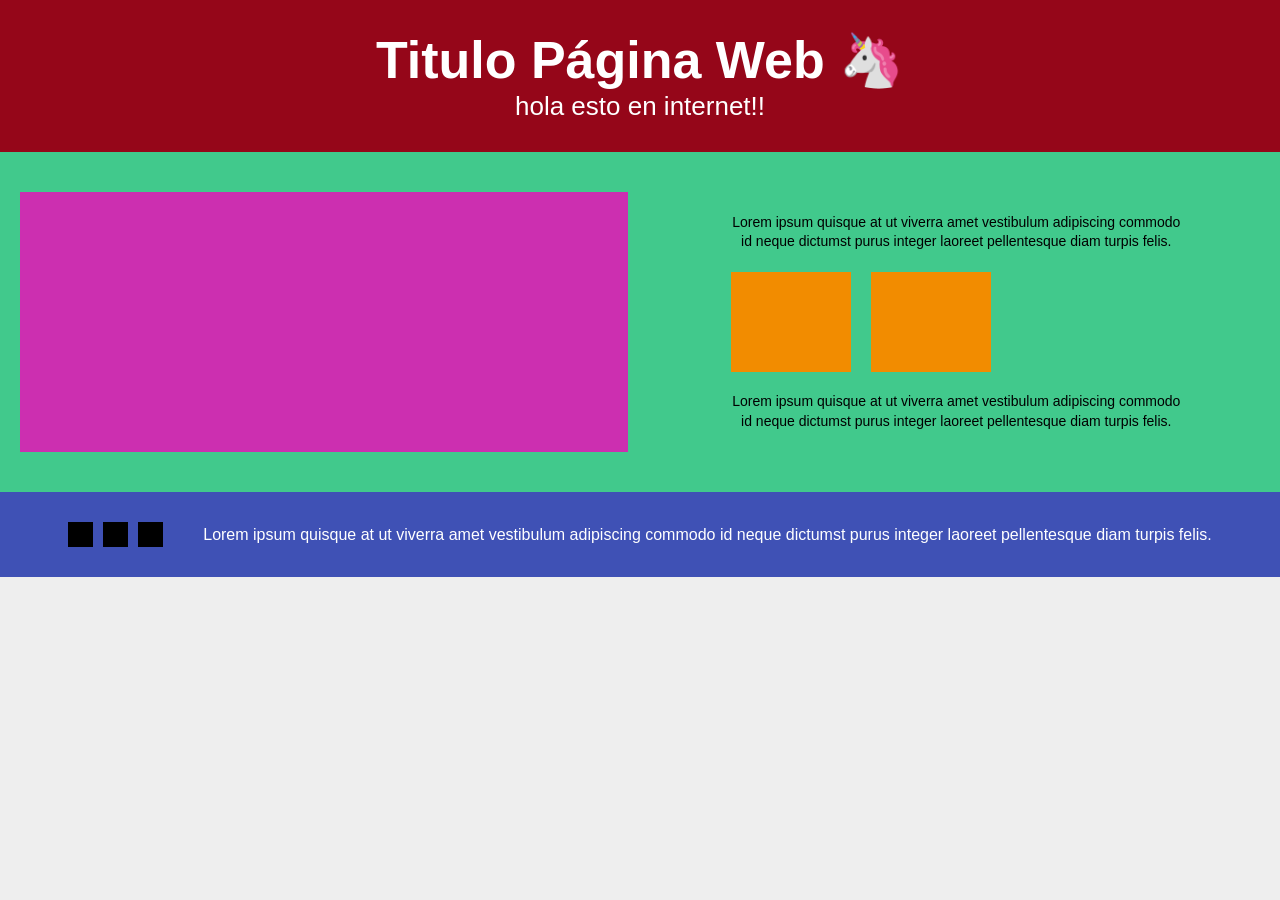
<file: index.html>
<!DOCTYPE html>
<html lang="es">
<head>
<meta charset="UTF-8">
<meta name="viewport" content="width=device-width, initial-scale=1.0">

<title>Landing Responsive</title>

<style>

*{
margin:0;
padding:0;
box-sizing:border-box;
font-family:Arial, Helvetica, sans-serif;
}

body{
background:#eee;
}

/* HEADER */

header{
background:#950619;
color:white;
text-align:center;
padding:30px;
font-size:26px;
}

/* MAIN */

.main{
background:#41c98c;
padding:40px 20px;
display:grid;
gap:25px;
}

.img{
background:#cc2fb0;
height:180px;
}

.text{
font-size:14px;
line-height:1.4;
}

.cards{
display:flex;
flex-direction:column;
gap:20px;
}

.card{
background:#f28c00;
height:80px;
}

/* FOOTER */

footer{
background:#3f51b5;
color:white;
padding:30px 20px;
text-align:center;
}

.icons{
display:flex;
justify-content:center;
gap:10px;
margin-bottom:15px;
}

.icon{
background:black;
width:25px;
height:25px;
}

/* TABLET */

@media (min-width:768px){

.main{
justify-items:center;
}

.img{
width:350px;
height:250px;
}

.cards{
flex-direction:row;
}

.card{
width:120px;
height:100px;
}

.text{
max-width:450px;
text-align:center;
}

}

/* DESKTOP */

@media (min-width:1100px){

.main{
grid-template-columns: 1fr 1fr;
align-items:center;
}

.img{
width:100%;
height:260px;
}

.right{
display:flex;
flex-direction:column;
gap:20px;
}

.cards{
justify-content:flex-start;
}

footer{
display:flex;
align-items:center;
justify-content:center;
gap:40px;
text-align:left;
}

.icons{
margin:0;
}

}

</style>
</head>

<body>

<header>
<h1>Titulo Página Web 🦄</h1>
<p>hola esto en internet!!</p>
</header>

<section class="main">

<div class="img"></div>

<div class="right">

<div class="text">
Lorem ipsum quisque at ut viverra amet vestibulum adipiscing commodo id neque dictumst purus integer laoreet pellentesque diam turpis felis.
</div>

<div class="cards">
<div class="card"></div>
<div class="card"></div>
</div>

<div class="text">
Lorem ipsum quisque at ut viverra amet vestibulum adipiscing commodo id neque dictumst purus integer laoreet pellentesque diam turpis felis.
</div>

</div>

</section>

<footer>

<div class="icons">
<div class="icon"></div>
<div class="icon"></div>
<div class="icon"></div>
</div>

<div>
Lorem ipsum quisque at ut viverra amet vestibulum adipiscing commodo id neque dictumst purus integer laoreet pellentesque diam turpis felis.
</div>

</footer>

</body>
</html>
</file>
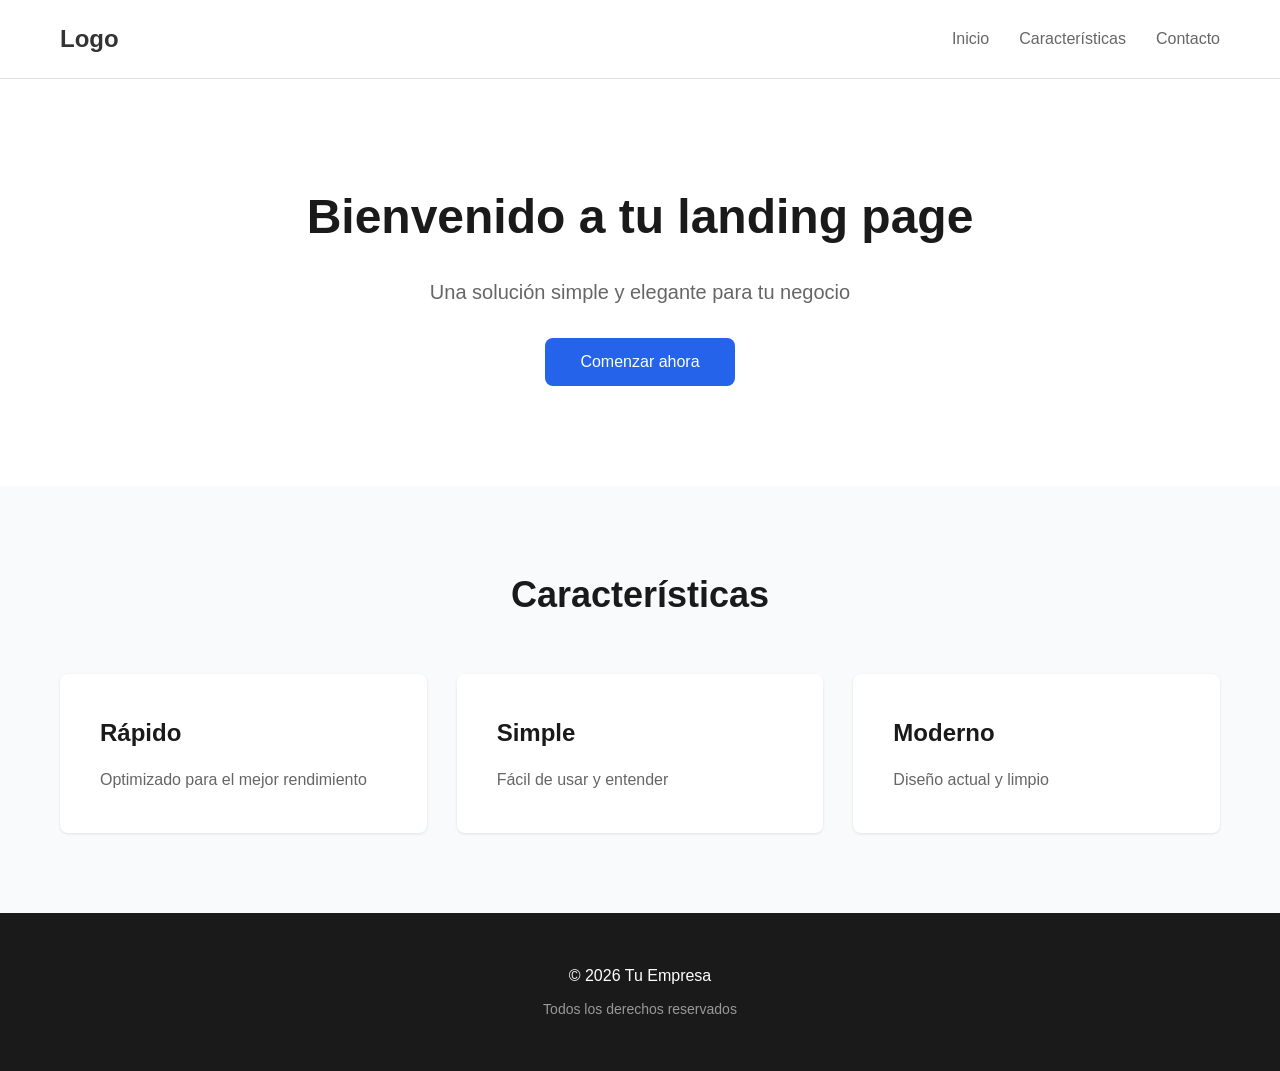
<file: index-con-estilo.html>
<!DOCTYPE html>
<html lang="es">
<head>
  <meta charset="UTF-8">
  <meta name="viewport" content="width=device-width, initial-scale=1.0">
  <title>Landing Page</title>
  <link rel="stylesheet" href="styles.css">
</head>
<body>
  <header class="header">
    <div class="container">
      <div class="logo">Logo</div>
      <nav class="nav">
        <a href="#inicio" class="nav-link">Inicio</a>
        <a href="#features" class="nav-link">Características</a>
        <a href="#contacto" class="nav-link">Contacto</a>
      </nav>
    </div>
  </header>

  <section id="inicio" class="hero">
    <div class="container">
      <h1 class="hero-title">Bienvenido a tu landing page</h1>
      <p class="hero-text">Una solución simple y elegante para tu negocio</p>
      <button class="btn">Comenzar ahora</button>
    </div>
  </section>

  <section id="features" class="features">
    <div class="container">
      <h2 class="section-title">Características</h2>
      <div class="features-grid">
        <div class="feature-card">
          <h3 class="feature-title">Rápido</h3>
          <p class="feature-text">Optimizado para el mejor rendimiento</p>
        </div>
        <div class="feature-card">
          <h3 class="feature-title">Simple</h3>
          <p class="feature-text">Fácil de usar y entender</p>
        </div>
        <div class="feature-card">
          <h3 class="feature-title">Moderno</h3>
          <p class="feature-text">Diseño actual y limpio</p>
        </div>
      </div>
    </div>
  </section>

  <footer id="contacto" class="footer">
    <div class="container">
      <p class="footer-text">© 2026 Tu Empresa</p>
      <p class="footer-subtext">Todos los derechos reservados</p>
    </div>
  </footer>
</body>
</html>
</file>
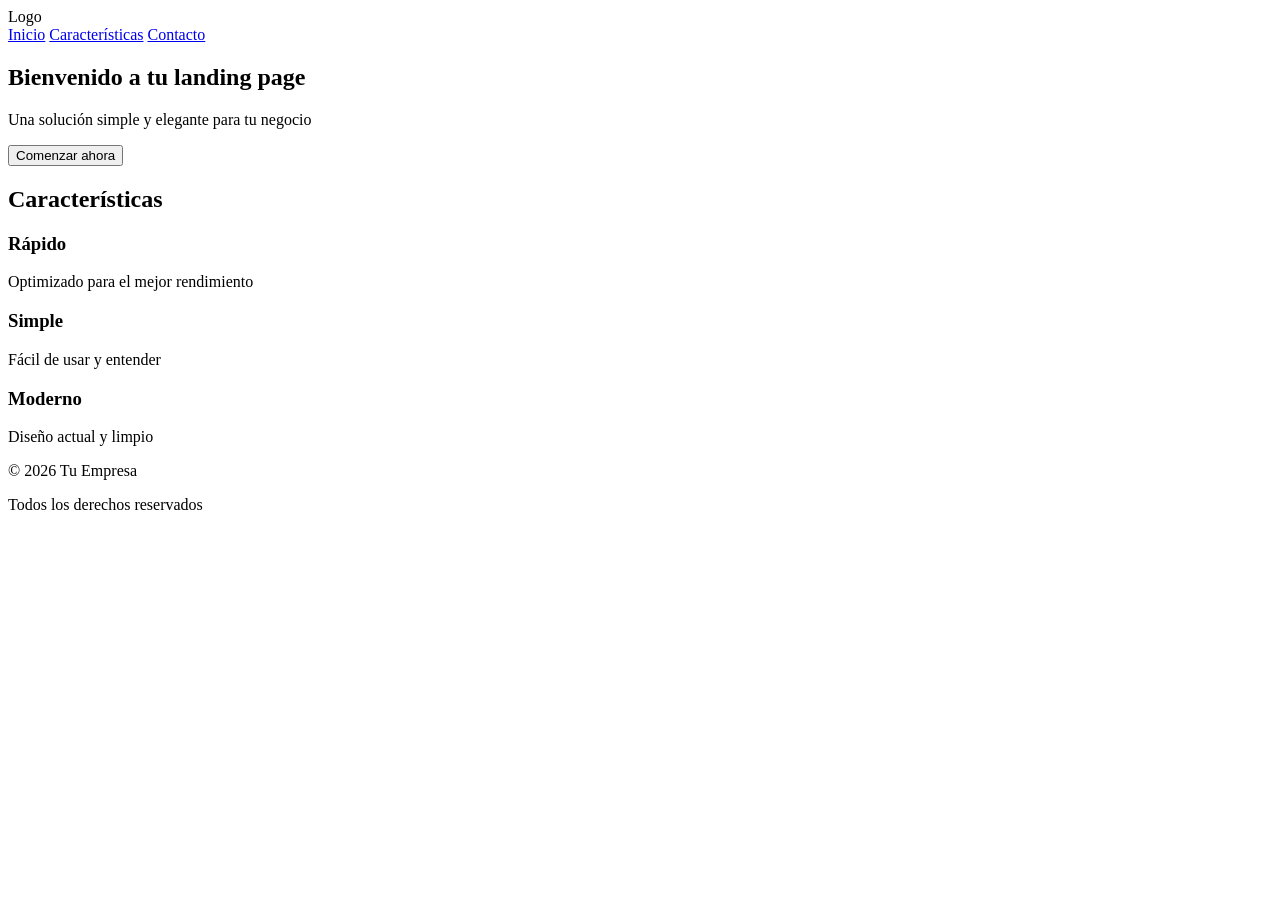
<file: index-estructura.html>
<!DOCTYPE html>
<html lang="es">
<head>
  <meta charset="UTF-8">
  <meta name="viewport" content="width=device-width, initial-scale=1.0">
  <title>Landing Page</title>
</head>
<body>
  <div>
    <header>
      <div>Logo</div>
      <nav>
        <a href="#inicio">Inicio</a>
        <a href="#features">Características</a>
        <a href="#contacto">Contacto</a>
      </nav>
    </header>

    <section id="inicio">
      <h1>Bienvenido a tu landing page</h1>
      <p>Una solución simple y elegante para tu negocio</p>
      <button>Comenzar ahora</button>
    </section>

    <section id="features">
      <h2>Características</h2>
      <div>
        <div>
          <h3>Rápido</h3>
          <p>Optimizado para el mejor rendimiento</p>
        </div>
        <div>
          <h3>Simple</h3>
          <p>Fácil de usar y entender</p>
        </div>
        <div>
          <h3>Moderno</h3>
          <p>Diseño actual y limpio</p>
        </div>
      </div>
    </section>

    <footer id="contacto">
      <p>© 2026 Tu Empresa</p>
      <p>Todos los derechos reservados</p>
    </footer>
  </div>
</body>
</html>
</file>
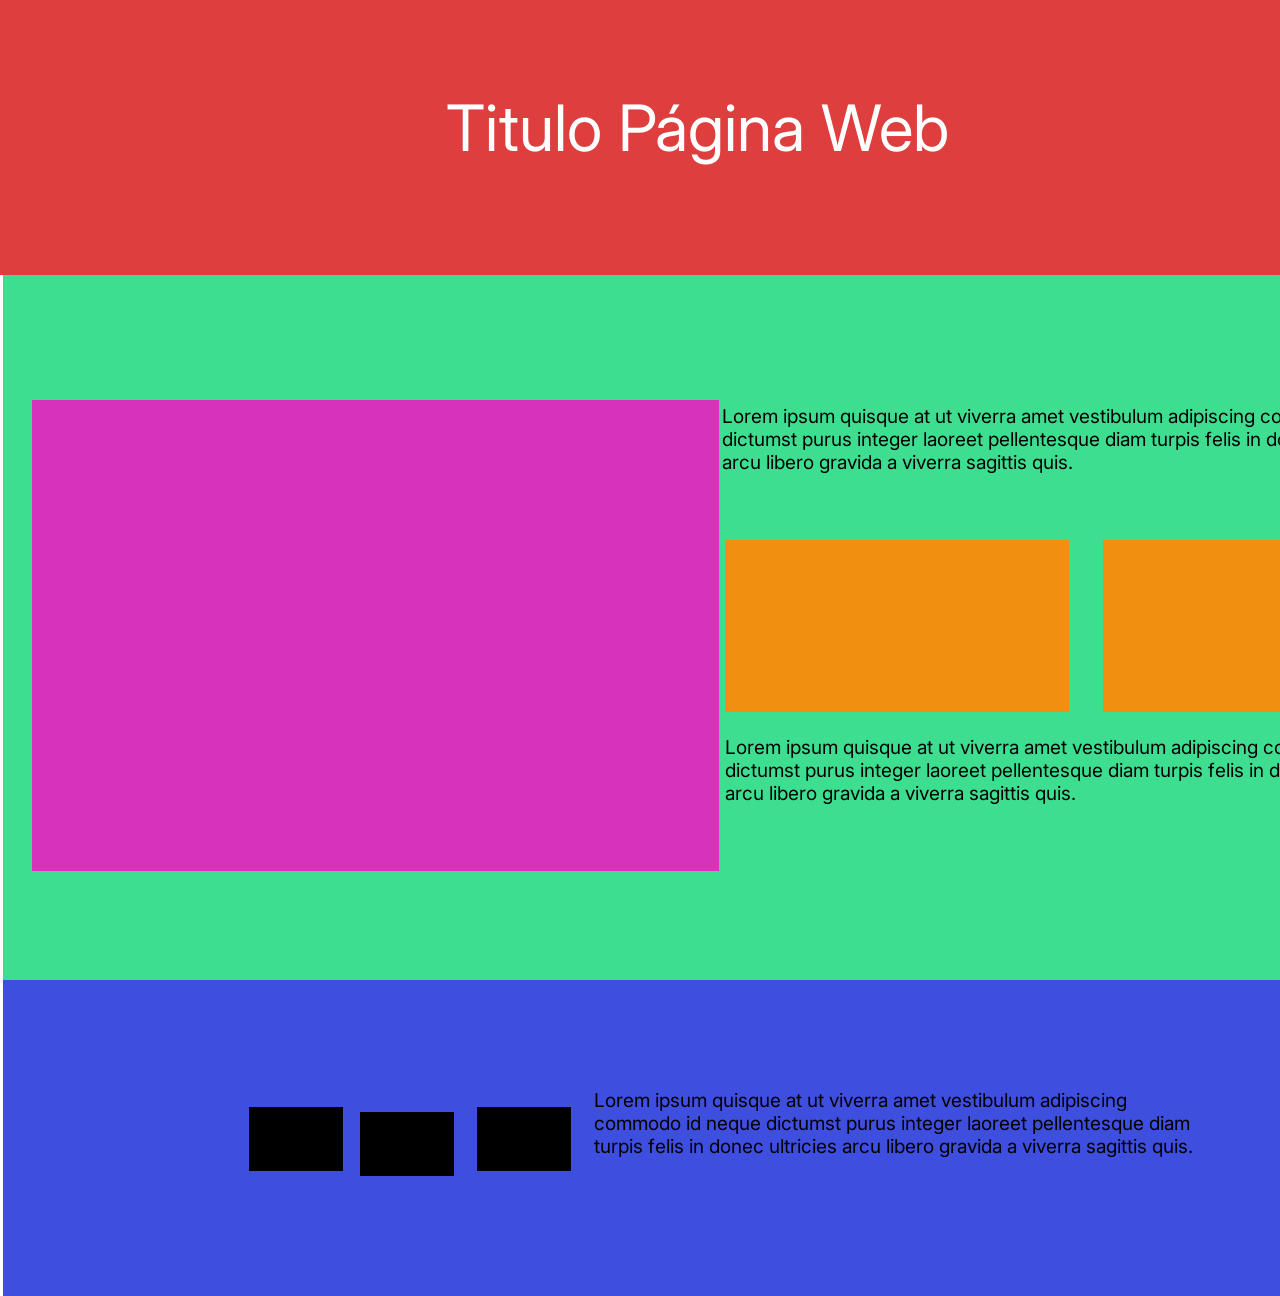
<file: index-figma.html>
<!DOCTYPE html>
<html lang="es">
<head>
    <meta charset="UTF-8">
    <meta name="viewport" content="width=device-width, initial-scale=1.0">
    <title>Página Web</title>
    <link rel="stylesheet" href="styles2.css">
    <link rel="preconnect" href="https://fonts.googleapis.com">
    <link rel="preconnect" href="https://fonts.gstatic.com" crossorigin>
    <link href="https://fonts.googleapis.com/css2?family=Inter:wght@400&display=swap" rel="stylesheet">
</head>
<body>
    <div class="container">
        <div class="section-red"></div>
        <div class="section-green"></div>
        <div class="section-blue"></div>
        
        <p class="title">Titulo Página Web</p>
        
        <div class="box-magenta"></div>
        <div class="box-orange-1"></div>
        <div class="box-orange-2"></div>
        
        <div class="box-black-1"></div>
        <div class="box-black-2"></div>
        <div class="box-black-3"></div>
        
        <p class="text-bottom">
            Lorem ipsum quisque at ut viverra amet vestibulum adipiscing commodo id neque 
            dictumst purus integer laoreet pellentesque diam turpis felis in donec ultricies 
            arcu libero gravida a viverra sagittis quis.
        </p>
        
        <p class="text-middle-1">
            Lorem ipsum quisque at ut viverra amet vestibulum adipiscing commodo id neque 
            dictumst purus integer laoreet pellentesque diam turpis felis in donec ultricies 
            arcu libero gravida a viverra sagittis quis.
        </p>
        
        <p class="text-middle-2">
            Lorem ipsum quisque at ut viverra amet vestibulum adipiscing commodo id neque 
            dictumst purus integer laoreet pellentesque diam turpis felis in donec ultricies 
            arcu libero gravida a viverra sagittis quis.
        </p>
    </div>
</body>
</html>
</file>
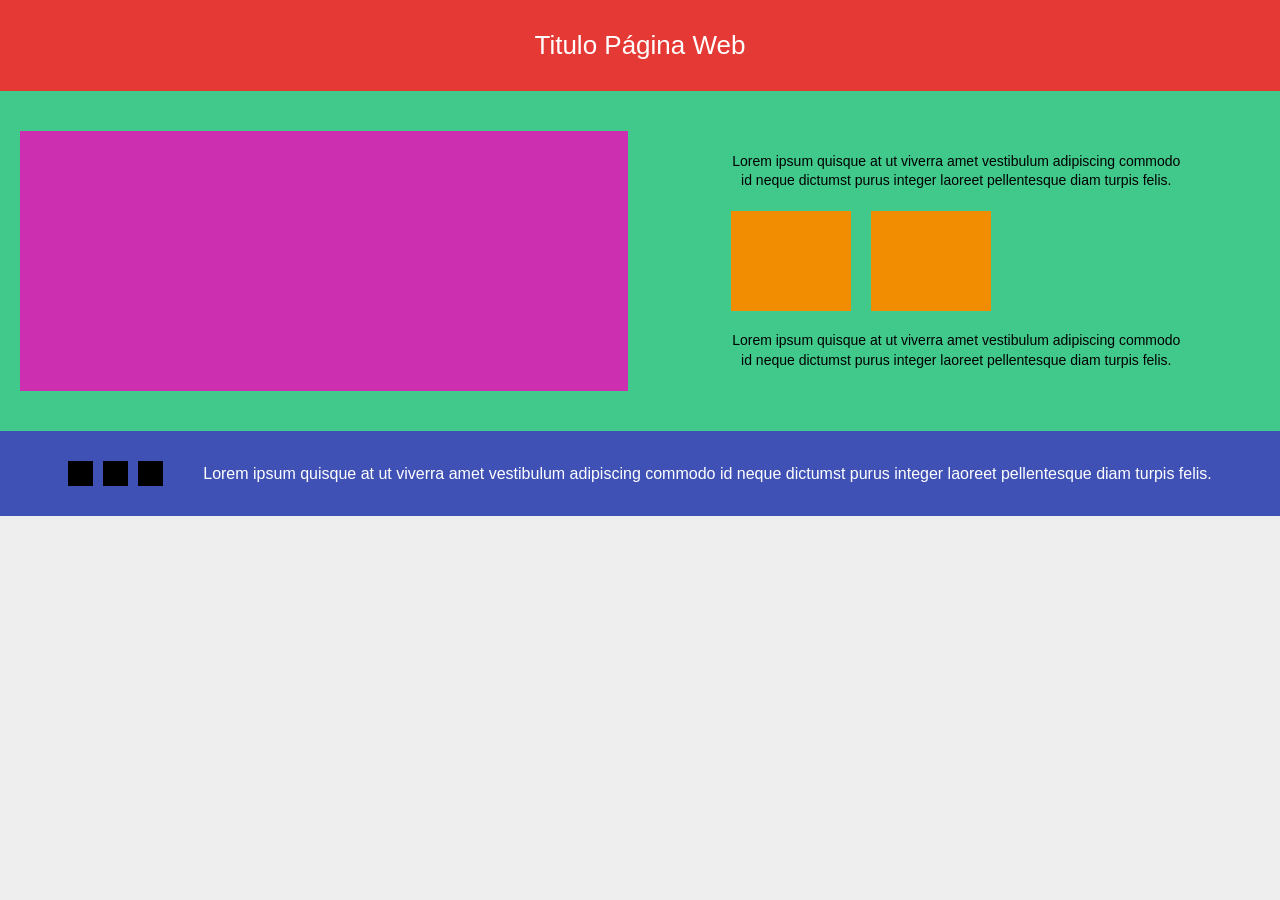
<file: index-gpt.html>
<!DOCTYPE html>
<html lang="es">
<head>
<meta charset="UTF-8">
<meta name="viewport" content="width=device-width, initial-scale=1.0">

<title>Landing Responsive</title>

<style>

*{
margin:0;
padding:0;
box-sizing:border-box;
font-family:Arial, Helvetica, sans-serif;
}

body{
background:#eee;
}

/* HEADER */

header{
background:#e53935;
color:white;
text-align:center;
padding:30px;
font-size:26px;
}

/* MAIN */

.main{
background:#41c98c;
padding:40px 20px;
display:grid;
gap:25px;
}

.img{
background:#cc2fb0;
height:180px;
}

.text{
font-size:14px;
line-height:1.4;
}

.cards{
display:flex;
flex-direction:column;
gap:20px;
}

.card{
background:#f28c00;
height:80px;
}

/* FOOTER */

footer{
background:#3f51b5;
color:white;
padding:30px 20px;
text-align:center;
}

.icons{
display:flex;
justify-content:center;
gap:10px;
margin-bottom:15px;
}

.icon{
background:black;
width:25px;
height:25px;
}

/* TABLET */

@media (min-width:768px){

.main{
justify-items:center;
}

.img{
width:350px;
height:250px;
}

.cards{
flex-direction:row;
}

.card{
width:120px;
height:100px;
}

.text{
max-width:450px;
text-align:center;
}

}

/* DESKTOP */

@media (min-width:1100px){

.main{
grid-template-columns: 1fr 1fr;
align-items:center;
}

.img{
width:100%;
height:260px;
}

.right{
display:flex;
flex-direction:column;
gap:20px;
}

.cards{
justify-content:flex-start;
}

footer{
display:flex;
align-items:center;
justify-content:center;
gap:40px;
text-align:left;
}

.icons{
margin:0;
}

}

</style>
</head>

<body>

<header>
Titulo Página Web
</header>

<section class="main">

<div class="img"></div>

<div class="right">

<div class="text">
Lorem ipsum quisque at ut viverra amet vestibulum adipiscing commodo id neque dictumst purus integer laoreet pellentesque diam turpis felis.
</div>

<div class="cards">
<div class="card"></div>
<div class="card"></div>
</div>

<div class="text">
Lorem ipsum quisque at ut viverra amet vestibulum adipiscing commodo id neque dictumst purus integer laoreet pellentesque diam turpis felis.
</div>

</div>

</section>

<footer>

<div class="icons">
<div class="icon"></div>
<div class="icon"></div>
<div class="icon"></div>
</div>

<div>
Lorem ipsum quisque at ut viverra amet vestibulum adipiscing commodo id neque dictumst purus integer laoreet pellentesque diam turpis felis.
</div>

</footer>

</body>
</html>
</file>
<file: styles.css>
/* Reset básico */
* {
  margin: 0;
  padding: 0;
  box-sizing: border-box;
}

body {
  font-family: Arial, sans-serif;
  line-height: 1.6;
  color: #333;
}

/* Contenedor principal */
.container {
  max-width: 1200px;
  margin: 0 auto;
  padding: 0 20px;
}

/* Header */
.header {
  background-color: #fff;
  border-bottom: 1px solid #e0e0e0;
  padding: 20px 0;
}

.header .container {
  display: flex;
  justify-content: space-between;
  align-items: center;
}

.logo {
  font-size: 24px;
  font-weight: bold;
  color: #333;
}

.nav {
  display: flex;
  gap: 30px;
}

.nav-link {
  color: #666;
  text-decoration: none;
  transition: color 0.3s;
}

.nav-link:hover {
  color: #2563eb;
}

/* Hero Section */
.hero {
  padding: 100px 0;
  text-align: center;
  background-color: #fff;
}

.hero-title {
  font-size: 48px;
  margin-bottom: 20px;
  color: #1a1a1a;
}

.hero-text {
  font-size: 20px;
  color: #666;
  margin-bottom: 30px;
}

.btn {
  background-color: #2563eb;
  color: white;
  padding: 15px 35px;
  border: none;
  border-radius: 8px;
  font-size: 16px;
  cursor: pointer;
  transition: background-color 0.3s;
}

.btn:hover {
  background-color: #1d4ed8;
}

/* Features Section */
.features {
  padding: 80px 0;
  background-color: #f9fafb;
}

.section-title {
  font-size: 36px;
  text-align: center;
  margin-bottom: 50px;
  color: #1a1a1a;
}

.features-grid {
  display: grid;
  grid-template-columns: repeat(3, 1fr);
  gap: 30px;
}

.feature-card {
  background-color: white;
  padding: 40px;
  border-radius: 8px;
  box-shadow: 0 1px 3px rgba(0, 0, 0, 0.1);
}

.feature-title {
  font-size: 24px;
  margin-bottom: 15px;
  color: #1a1a1a;
}

.feature-text {
  color: #666;
  font-size: 16px;
}

/* Footer */
.footer {
  background-color: #1a1a1a;
  color: white;
  padding: 50px 0;
  text-align: center;
}

.footer-text {
  margin-bottom: 10px;
  font-size: 16px;
}

.footer-subtext {
  color: #999;
  font-size: 14px;
}

/* Responsive */
@media (max-width: 768px) {
  .header .container {
    flex-direction: column;
    gap: 20px;
  }

  .nav {
    flex-direction: column;
    gap: 15px;
    text-align: center;
  }

  .hero-title {
    font-size: 32px;
  }

  .hero-text {
    font-size: 18px;
  }

  .features-grid {
    grid-template-columns: 1fr;
  }
}
</file>
<file: styles2.css>
* {
    margin: 0;
    padding: 0;
    box-sizing: border-box;
}

body {
    font-family: 'Inter', sans-serif;
}

.container {
    background-color: white;
    position: relative;
    width: 100%;
    height: 1296px;
    overflow: hidden;
}

.section-red {
    position: absolute;
    background-color: #de3e3e;
    height: 275px;
    left: 0;
    top: 0;
    width: 1437px;
}

.section-green {
    position: absolute;
    background-color: #3ede91;
    height: 705px;
    left: 3px;
    top: 275px;
    width: 1437px;
}

.section-blue {
    position: absolute;
    background-color: #3e4ede;
    height: 316px;
    left: 3px;
    top: 980px;
    width: 1437px;
}

.title {
    position: absolute;
    font-family: 'Inter', sans-serif;
    font-weight: 400;
    font-style: normal;
    font-size: 64px;
    color: white;
    left: 446px;
    top: 89px;
    white-space: nowrap;
}

.box-magenta {
    position: absolute;
    background-color: #d732bb;
    height: 471px;
    left: 32px;
    top: 400px;
    width: 687px;
}

.box-orange-1 {
    position: absolute;
    background-color: #f08f10;
    height: 172px;
    left: 725px;
    top: 540px;
    width: 344px;
}

.box-orange-2 {
    position: absolute;
    background-color: #f08f10;
    height: 172px;
    left: 1103px;
    top: 540px;
    width: 331px;
}

.box-black-1 {
    position: absolute;
    background-color: black;
    height: 64px;
    left: 249px;
    top: 1107px;
    width: 94px;
}

.box-black-2 {
    position: absolute;
    background-color: black;
    height: 64px;
    left: 360px;
    top: 1112px;
    width: 94px;
}

.box-black-3 {
    position: absolute;
    background-color: black;
    height: 64px;
    left: 477px;
    top: 1107px;
    width: 94px;
}

.text-bottom {
    position: absolute;
    font-family: 'Inter', sans-serif;
    font-weight: 400;
    font-style: normal;
    font-size: 19px;
    color: black;
    left: 594px;
    top: 1089px;
    width: 609px;
    height: 115px;
}

.text-middle-1 {
    position: absolute;
    font-family: 'Inter', sans-serif;
    font-weight: 400;
    font-style: normal;
    font-size: 19px;
    color: black;
    left: 722px;
    top: 405px;
    width: 712px;
    height: 115px;
}

.text-middle-2 {
    position: absolute;
    font-family: 'Inter', sans-serif;
    font-weight: 400;
    font-style: normal;
    font-size: 19px;
    color: black;
    left: 725px;
    top: 736px;
    width: 712px;
    height: 115px;
}
</file>
